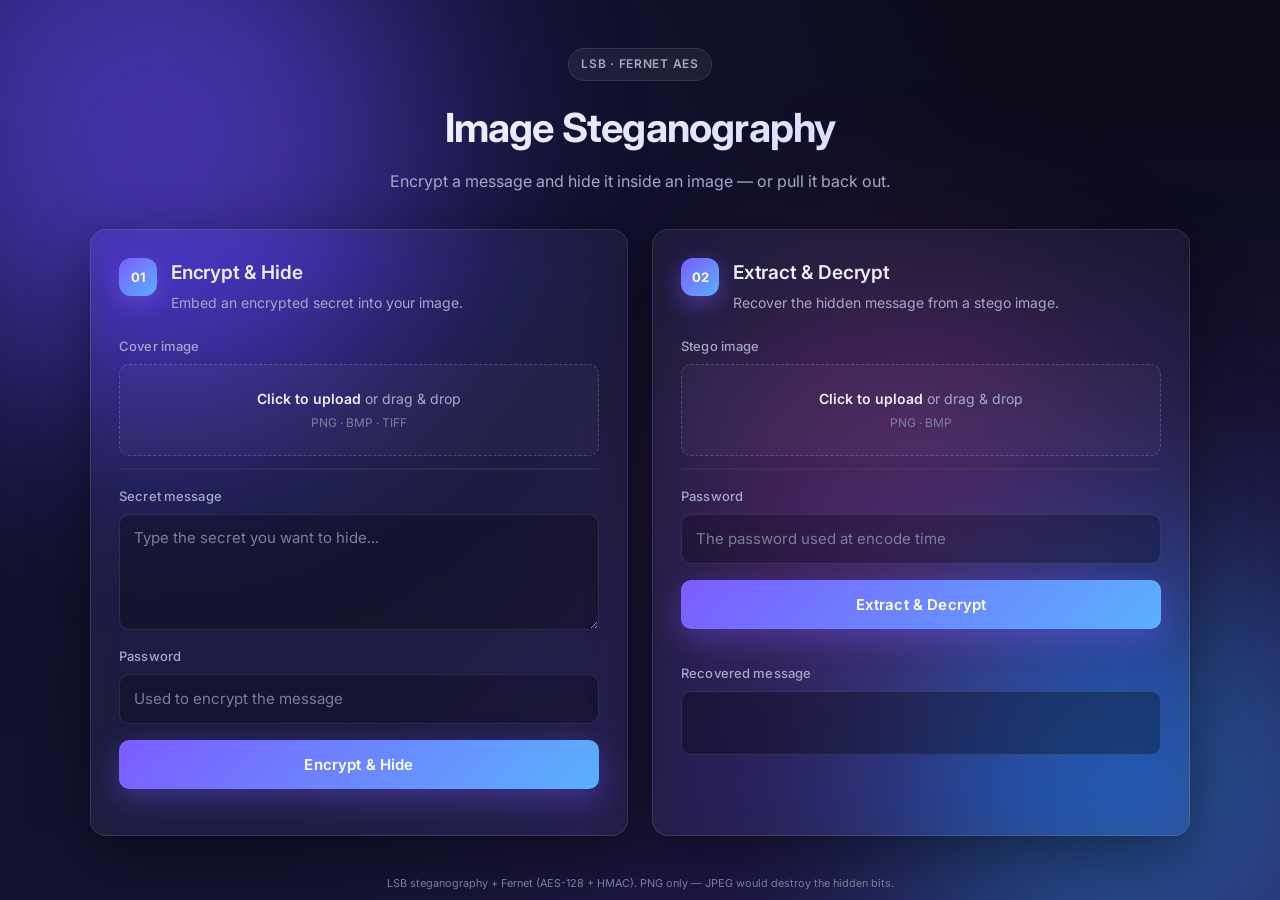
<file: frontend/index.html>
<!DOCTYPE html>
<html lang="en">
<head>
  <meta charset="UTF-8" />
  <meta name="viewport" content="width=device-width, initial-scale=1.0" />
  <title>Image Steganography</title>
  <link rel="preconnect" href="https://fonts.googleapis.com" />
  <link rel="preconnect" href="https://fonts.gstatic.com" crossorigin />
  <link rel="stylesheet"
        href="https://fonts.googleapis.com/css2?family=Inter:wght@400;500;600;700&display=swap" />
  <link rel="stylesheet" href="./style.css" />
</head>
<body>
  <div class="bg-orbs" aria-hidden="true">
    <span class="orb orb-1"></span>
    <span class="orb orb-2"></span>
    <span class="orb orb-3"></span>
  </div>

  <header class="page-header">
    <span class="badge">LSB · Fernet AES</span>
    <h1>Image Steganography</h1>
    <p class="tagline">Encrypt a message and hide it inside an image — or pull it back out.</p>
  </header>

  <main class="grid">
    <section class="card">
      <div class="card-head">
        <span class="step">01</span>
        <div>
          <h2>Encrypt &amp; Hide</h2>
          <p>Embed an encrypted secret into your image.</p>
        </div>
      </div>

      <form id="encode-form" autocomplete="off">
        <label class="field">
          <span class="field-label">Cover image</span>
          <span class="filebox" data-filebox>
            <input type="file" name="image" accept="image/png,image/bmp,image/x-bmp,image/tiff" required />
            <span class="filebox-text"><strong>Click to upload</strong> or drag &amp; drop<br /><small>PNG · BMP · TIFF</small></span>
          </span>
          <img class="preview" alt="" hidden />
        </label>

        <label class="field">
          <span class="field-label">Secret message</span>
          <textarea name="message" rows="4" placeholder="Type the secret you want to hide..." required></textarea>
        </label>

        <label class="field">
          <span class="field-label">Password</span>
          <input type="password" name="password" placeholder="Used to encrypt the message" required />
        </label>

        <button type="submit" class="primary">
          <span>Encrypt &amp; Hide</span>
        </button>
        <div class="status" id="encode-status" role="status" aria-live="polite"></div>
      </form>
    </section>

    <section class="card">
      <div class="card-head">
        <span class="step">02</span>
        <div>
          <h2>Extract &amp; Decrypt</h2>
          <p>Recover the hidden message from a stego image.</p>
        </div>
      </div>

      <form id="decode-form" autocomplete="off">
        <label class="field">
          <span class="field-label">Stego image</span>
          <span class="filebox" data-filebox>
            <input type="file" name="image" accept="image/png,image/bmp,image/x-bmp" required />
            <span class="filebox-text"><strong>Click to upload</strong> or drag &amp; drop<br /><small>PNG · BMP</small></span>
          </span>
          <img class="preview" alt="" hidden />
        </label>

        <label class="field">
          <span class="field-label">Password</span>
          <input type="password" name="password" placeholder="The password used at encode time" required />
        </label>

        <button type="submit" class="primary">
          <span>Extract &amp; Decrypt</span>
        </button>
        <div class="status" id="decode-status" role="status" aria-live="polite"></div>

        <div class="field">
          <span class="field-label">Recovered message</span>
          <pre id="decode-output" class="output" aria-live="polite"></pre>
        </div>
      </form>
    </section>
  </main>

  <footer class="page-footer">
    <small>LSB steganography + Fernet (AES-128 + HMAC). PNG only — JPEG would destroy the hidden bits.</small>
  </footer>

  <script src="./app.js"></script>
</body>
</html>
</file>
<file: frontend/style.css>
/* Modern, dark, premium-looking single-page UI.
   No frameworks, no preprocessors. Pure CSS. */

:root {
  --bg-0: #0b0b1a;
  --bg-1: #131432;
  --card-bg: rgba(255, 255, 255, 0.05);
  --card-border: rgba(255, 255, 255, 0.10);
  --card-shadow: 0 20px 60px rgba(0, 0, 0, 0.45);

  --text: #eceefb;
  --muted: #a4a8c7;
  --muted-2: #7a7f9d;

  --primary: #7c5cff;
  --primary-2: #5ab1ff;
  --primary-grad: linear-gradient(135deg, #7c5cff 0%, #5ab1ff 100%);

  --error-bg: rgba(255, 80, 90, 0.12);
  --error-fg: #ff8a92;
  --error-border: rgba(255, 80, 90, 0.35);

  --ok-bg: rgba(60, 220, 140, 0.10);
  --ok-fg: #6ee7a8;
  --ok-border: rgba(60, 220, 140, 0.35);

  --radius: 16px;
  --radius-sm: 10px;
}

* { box-sizing: border-box; }

html, body { height: 100%; }

body {
  margin: 0;
  padding: 48px 20px 32px;
  font-family: "Inter", -apple-system, BlinkMacSystemFont, "Segoe UI", Roboto, sans-serif;
  font-size: 15px;
  line-height: 1.55;
  color: var(--text);
  background:
    radial-gradient(ellipse at top left, #1a1a4b 0%, transparent 55%),
    radial-gradient(ellipse at bottom right, #2b1a55 0%, transparent 55%),
    linear-gradient(180deg, var(--bg-0) 0%, var(--bg-1) 100%);
  background-attachment: fixed;
  min-height: 100vh;
  -webkit-font-smoothing: antialiased;
  -moz-osx-font-smoothing: grayscale;
}

/* Floating colored orbs in the background for some depth. */
.bg-orbs {
  position: fixed;
  inset: 0;
  overflow: hidden;
  pointer-events: none;
  z-index: 0;
}
.orb {
  position: absolute;
  border-radius: 50%;
  filter: blur(110px);
  opacity: 0.55;
}
.orb-1 { width: 520px; height: 520px; background: #6a4cff; top: -120px; left: -100px; }
.orb-2 { width: 460px; height: 460px; background: #28a7ff; bottom: -120px; right: -80px; opacity: 0.4; }
.orb-3 { width: 380px; height: 380px; background: #ff5ec9; top: 30%; left: 55%; opacity: 0.18; }

/* ---------------- header ---------------- */

.page-header {
  position: relative;
  z-index: 1;
  max-width: 1100px;
  margin: 0 auto 36px;
  text-align: center;
}

.badge {
  display: inline-block;
  font-size: 12px;
  font-weight: 600;
  letter-spacing: 0.06em;
  text-transform: uppercase;
  color: var(--muted);
  background: rgba(255, 255, 255, 0.06);
  border: 1px solid var(--card-border);
  padding: 6px 12px;
  border-radius: 999px;
  margin-bottom: 16px;
}

.page-header h1 {
  margin: 0 0 10px;
  font-size: clamp(28px, 4vw, 40px);
  font-weight: 700;
  letter-spacing: -0.02em;
  background: linear-gradient(135deg, #ffffff 0%, #c8d0ff 100%);
  -webkit-background-clip: text;
  background-clip: text;
  color: transparent;
}

.tagline {
  margin: 0;
  color: var(--muted);
  font-size: 16px;
}

/* ---------------- layout ---------------- */

.grid {
  position: relative;
  z-index: 1;
  max-width: 1100px;
  margin: 0 auto;
  display: grid;
  grid-template-columns: repeat(2, 1fr);
  gap: 24px;
}

@media (max-width: 820px) {
  .grid { grid-template-columns: 1fr; gap: 18px; }
  body { padding: 28px 14px 24px; }
}

/* ---------------- card ---------------- */

.card {
  background: var(--card-bg);
  border: 1px solid var(--card-border);
  border-radius: var(--radius);
  padding: 28px;
  backdrop-filter: blur(18px) saturate(140%);
  -webkit-backdrop-filter: blur(18px) saturate(140%);
  box-shadow: var(--card-shadow);
  transition: transform 0.25s ease, box-shadow 0.25s ease;
}

.card:hover {
  transform: translateY(-2px);
  box-shadow: 0 28px 70px rgba(0, 0, 0, 0.55);
}

.card-head {
  display: flex;
  gap: 14px;
  align-items: flex-start;
  margin-bottom: 22px;
}

.step {
  flex: 0 0 auto;
  width: 38px;
  height: 38px;
  border-radius: 12px;
  display: grid;
  place-items: center;
  font-size: 13px;
  font-weight: 700;
  color: #fff;
  background: var(--primary-grad);
  box-shadow: 0 8px 22px rgba(124, 92, 255, 0.45);
}

.card-head h2 {
  margin: 0 0 4px;
  font-size: 19px;
  font-weight: 600;
  letter-spacing: -0.01em;
}

.card-head p {
  margin: 0;
  color: var(--muted);
  font-size: 14px;
}

/* ---------------- form fields ---------------- */

form {
  display: flex;
  flex-direction: column;
  gap: 16px;
}

.field {
  display: flex;
  flex-direction: column;
  gap: 8px;
}

.field-label {
  font-size: 13px;
  font-weight: 500;
  color: var(--muted);
  letter-spacing: 0.01em;
}

input[type="password"],
textarea {
  font: inherit;
  color: var(--text);
  background: rgba(0, 0, 0, 0.25);
  border: 1px solid var(--card-border);
  border-radius: var(--radius-sm);
  padding: 12px 14px;
  width: 100%;
  transition: border-color 0.15s ease, box-shadow 0.15s ease, background 0.15s ease;
}

input[type="password"]::placeholder,
textarea::placeholder { color: var(--muted-2); }

textarea { resize: vertical; min-height: 100px; line-height: 1.5; }

input[type="password"]:focus,
textarea:focus {
  outline: none;
  border-color: rgba(124, 92, 255, 0.6);
  background: rgba(0, 0, 0, 0.35);
  box-shadow: 0 0 0 4px rgba(124, 92, 255, 0.18);
}

/* ---------------- file input (custom-styled) ---------------- */

.filebox {
  position: relative;
  display: block;
  border: 1.5px dashed rgba(255, 255, 255, 0.18);
  border-radius: var(--radius-sm);
  padding: 22px 16px;
  text-align: center;
  background: rgba(255, 255, 255, 0.03);
  cursor: pointer;
  transition: border-color 0.15s ease, background 0.15s ease;
}

.filebox:hover { border-color: rgba(124, 92, 255, 0.55); background: rgba(124, 92, 255, 0.07); }

.filebox input[type="file"] {
  position: absolute;
  inset: 0;
  width: 100%;
  height: 100%;
  opacity: 0;
  cursor: pointer;
}

.filebox-text {
  color: var(--muted);
  font-size: 14px;
  pointer-events: none;
}

.filebox-text strong { color: var(--text); font-weight: 600; }

.filebox-text small { color: var(--muted-2); font-size: 12px; }

.filebox.has-file {
  border-style: solid;
  border-color: rgba(94, 178, 255, 0.55);
  background: rgba(94, 178, 255, 0.07);
}

.preview {
  display: block;
  max-width: 100%;
  max-height: 220px;
  border-radius: var(--radius-sm);
  border: 1px solid var(--card-border);
  margin-top: 4px;
  object-fit: contain;
  background: rgba(0, 0, 0, 0.3);
}

/* ---------------- button ---------------- */

button.primary {
  font: inherit;
  font-size: 15px;
  font-weight: 600;
  color: #fff;
  background: var(--primary-grad);
  border: none;
  border-radius: var(--radius-sm);
  padding: 13px 18px;
  cursor: pointer;
  letter-spacing: 0.01em;
  position: relative;
  overflow: hidden;
  box-shadow: 0 10px 30px rgba(124, 92, 255, 0.35);
  transition: transform 0.12s ease, box-shadow 0.2s ease, filter 0.2s ease;
}

button.primary:hover:not(:disabled) {
  transform: translateY(-1px);
  filter: brightness(1.07);
  box-shadow: 0 14px 36px rgba(124, 92, 255, 0.5);
}

button.primary:active:not(:disabled) { transform: translateY(0); }

button.primary:disabled {
  opacity: 0.65;
  cursor: progress;
  filter: saturate(0.7);
}

/* ---------------- status / output ---------------- */

.status {
  font-size: 14px;
  min-height: 1px;
  border-radius: var(--radius-sm);
  padding: 0;
  border: 1px solid transparent;
  transition: padding 0.15s ease;
}

.status.error,
.status.ok { padding: 10px 14px; }

.status.error {
  background: var(--error-bg);
  color: var(--error-fg);
  border-color: var(--error-border);
}

.status.ok {
  background: var(--ok-bg);
  color: var(--ok-fg);
  border-color: var(--ok-border);
}

.output {
  margin: 0;
  background: rgba(0, 0, 0, 0.30);
  border: 1px solid var(--card-border);
  border-radius: var(--radius-sm);
  padding: 14px;
  min-height: 64px;
  white-space: pre-wrap;
  word-break: break-word;
  font-family: ui-monospace, SFMono-Regular, Menlo, Consolas, monospace;
  font-size: 13px;
  color: var(--text);
}

/* ---------------- footer ---------------- */

.page-footer {
  position: relative;
  z-index: 1;
  max-width: 1100px;
  margin: 36px auto 0;
  text-align: center;
  color: var(--muted-2);
  font-size: 13px;
}
</file>
